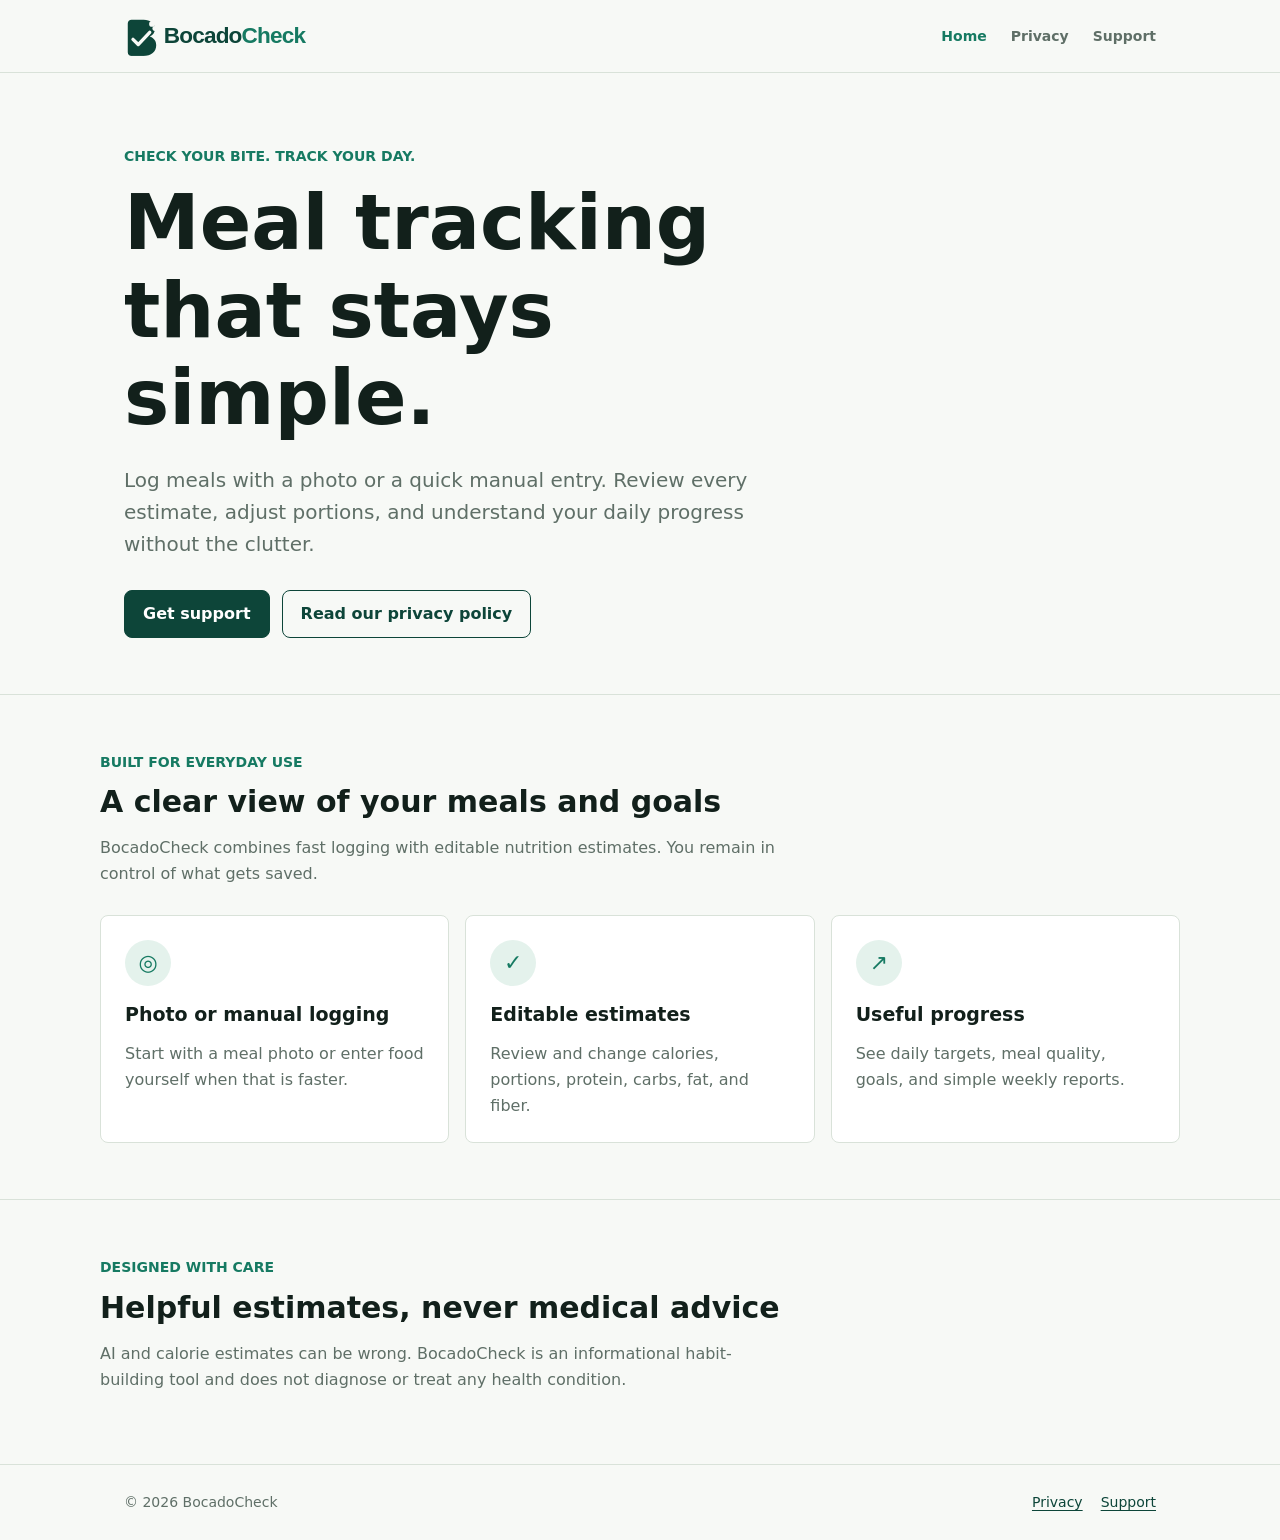
<file: index.html>
<!doctype html>
<html lang="en">
  <head>
    <meta charset="utf-8" />
    <meta name="viewport" content="width=device-width, initial-scale=1" />
    <meta
      name="description"
      content="BocadoCheck makes meal tracking approachable with editable AI estimates, simple calorie progress, and nutrition insights."
    />
    <meta name="theme-color" content="#f7f9f6" />
    <title>BocadoCheck | Simple meal tracking</title>
    <link rel="icon" href="/assets/brand-mark.svg?v=2" type="image/svg+xml" />
    <link rel="icon" href="/assets/favicon.png?v=2" type="image/png" />
    <link rel="apple-touch-icon" href="/assets/apple-touch-icon.png?v=2" />
    <link rel="stylesheet" href="/styles.css" />
  </head>
  <body>
    <header class="site-header">
      <nav class="nav" aria-label="Main navigation">
        <a class="brand" href="/">
          <img src="/assets/horizontal-lockup.svg?v=2" alt="BocadoCheck" />
        </a>
        <div class="nav-links">
          <a aria-current="page" href="/">Home</a>
          <a href="/privacy/">Privacy</a>
          <a href="/support/">Support</a>
        </div>
      </nav>
    </header>

    <main>
      <section class="hero">
        <div class="hero-content">
          <p class="eyebrow">Check your bite. Track your day.</p>
          <h1>Meal tracking that stays simple.</h1>
          <p class="lede">
            Log meals with a photo or a quick manual entry. Review every estimate,
            adjust portions, and understand your daily progress without the clutter.
          </p>
          <div class="actions">
            <a class="button button-primary" href="/support/">Get support</a>
            <a class="button button-secondary" href="/privacy/">Read our privacy policy</a>
          </div>
        </div>
      </section>

      <section class="section" aria-labelledby="how-it-works">
        <div class="section-inner">
          <p class="eyebrow">Built for everyday use</p>
          <h2 id="how-it-works">A clear view of your meals and goals</h2>
          <p class="section-intro">
            BocadoCheck combines fast logging with editable nutrition estimates. You
            remain in control of what gets saved.
          </p>
          <div class="feature-grid">
            <article class="feature">
              <div class="feature-icon" aria-hidden="true">◎</div>
              <h3>Photo or manual logging</h3>
              <p>Start with a meal photo or enter food yourself when that is faster.</p>
            </article>
            <article class="feature">
              <div class="feature-icon" aria-hidden="true">✓</div>
              <h3>Editable estimates</h3>
              <p>Review and change calories, portions, protein, carbs, fat, and fiber.</p>
            </article>
            <article class="feature">
              <div class="feature-icon" aria-hidden="true">↗</div>
              <h3>Useful progress</h3>
              <p>See daily targets, meal quality, goals, and simple weekly reports.</p>
            </article>
          </div>
        </div>
      </section>

      <section class="section" aria-labelledby="trust">
        <div class="section-inner">
          <p class="eyebrow">Designed with care</p>
          <h2 id="trust">Helpful estimates, never medical advice</h2>
          <p class="section-intro">
            AI and calorie estimates can be wrong. BocadoCheck is an informational
            habit-building tool and does not diagnose or treat any health condition.
          </p>
        </div>
      </section>
    </main>

    <footer class="site-footer">
      <div class="footer-inner">
        <span>&copy; 2026 BocadoCheck</span>
        <div class="footer-links">
          <a href="/privacy/">Privacy</a>
          <a href="/support/">Support</a>
        </div>
      </div>
    </footer>
  </body>
</html>
</file>
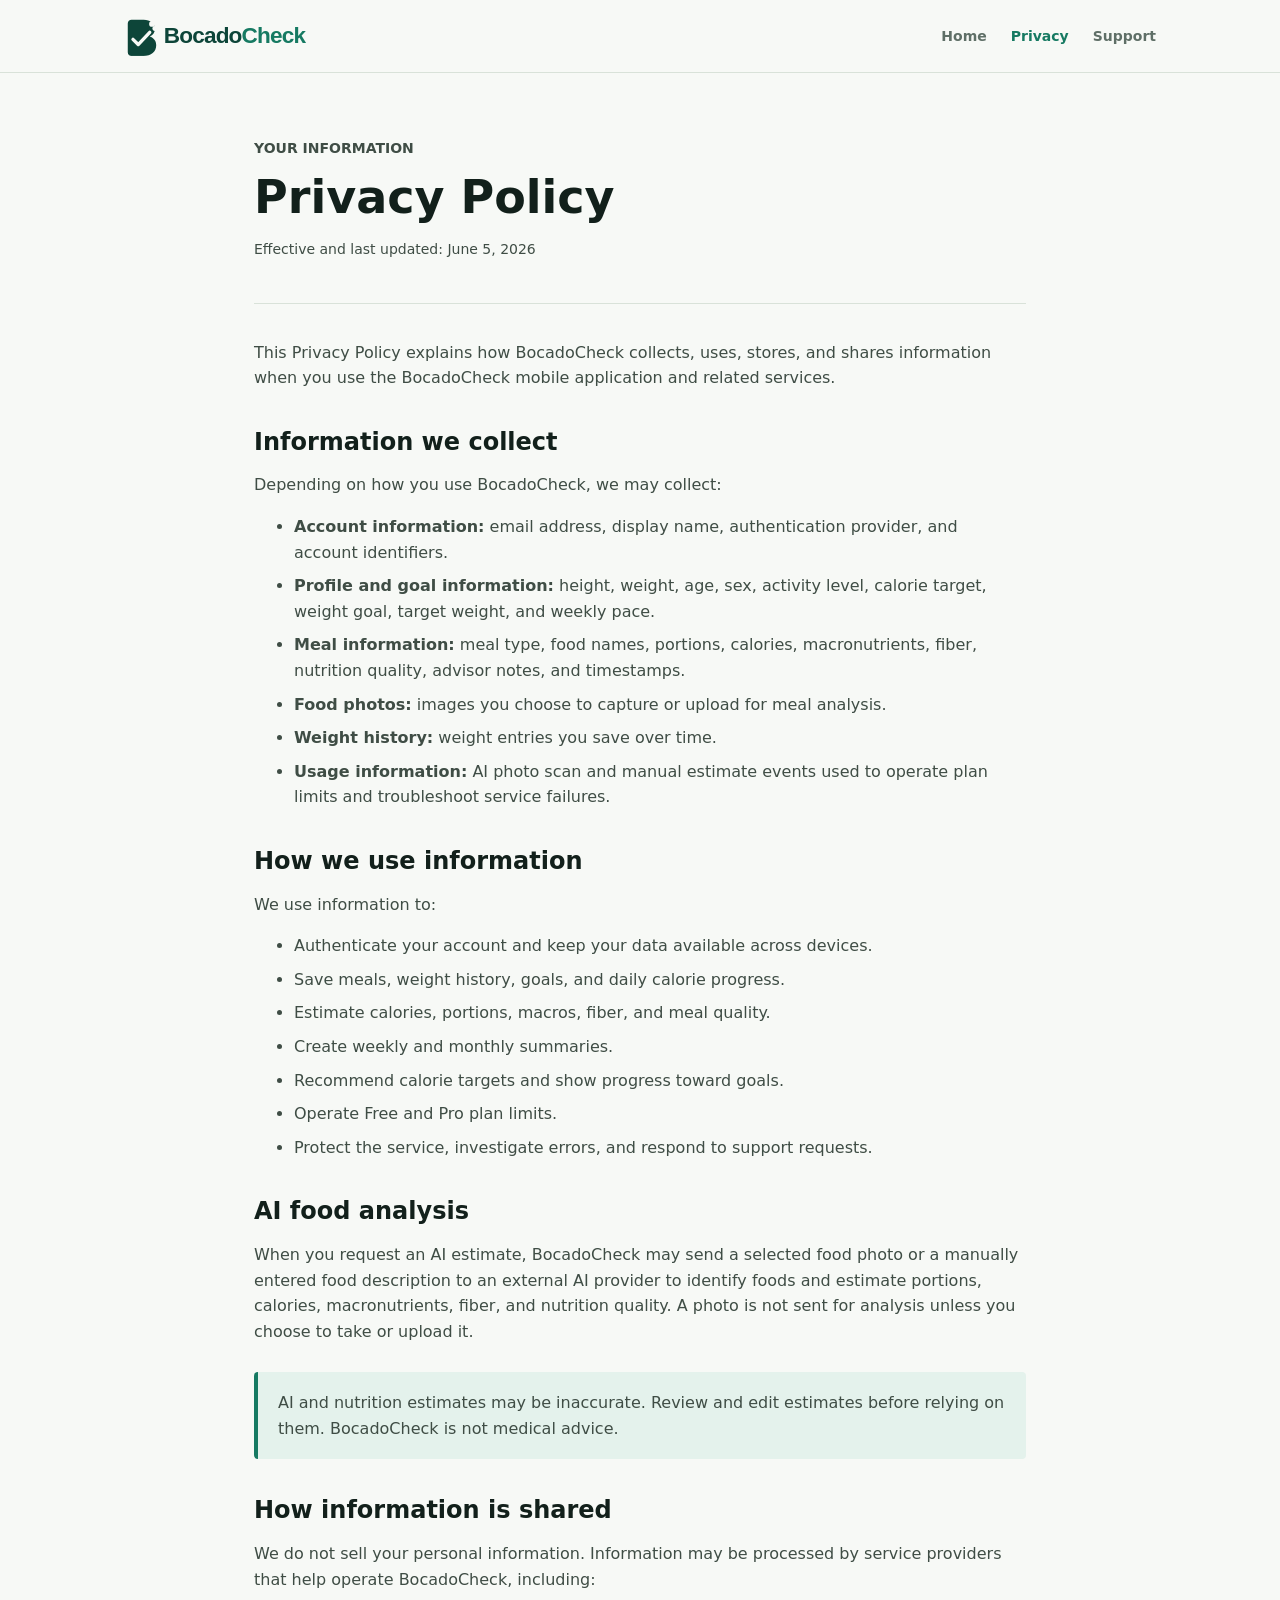
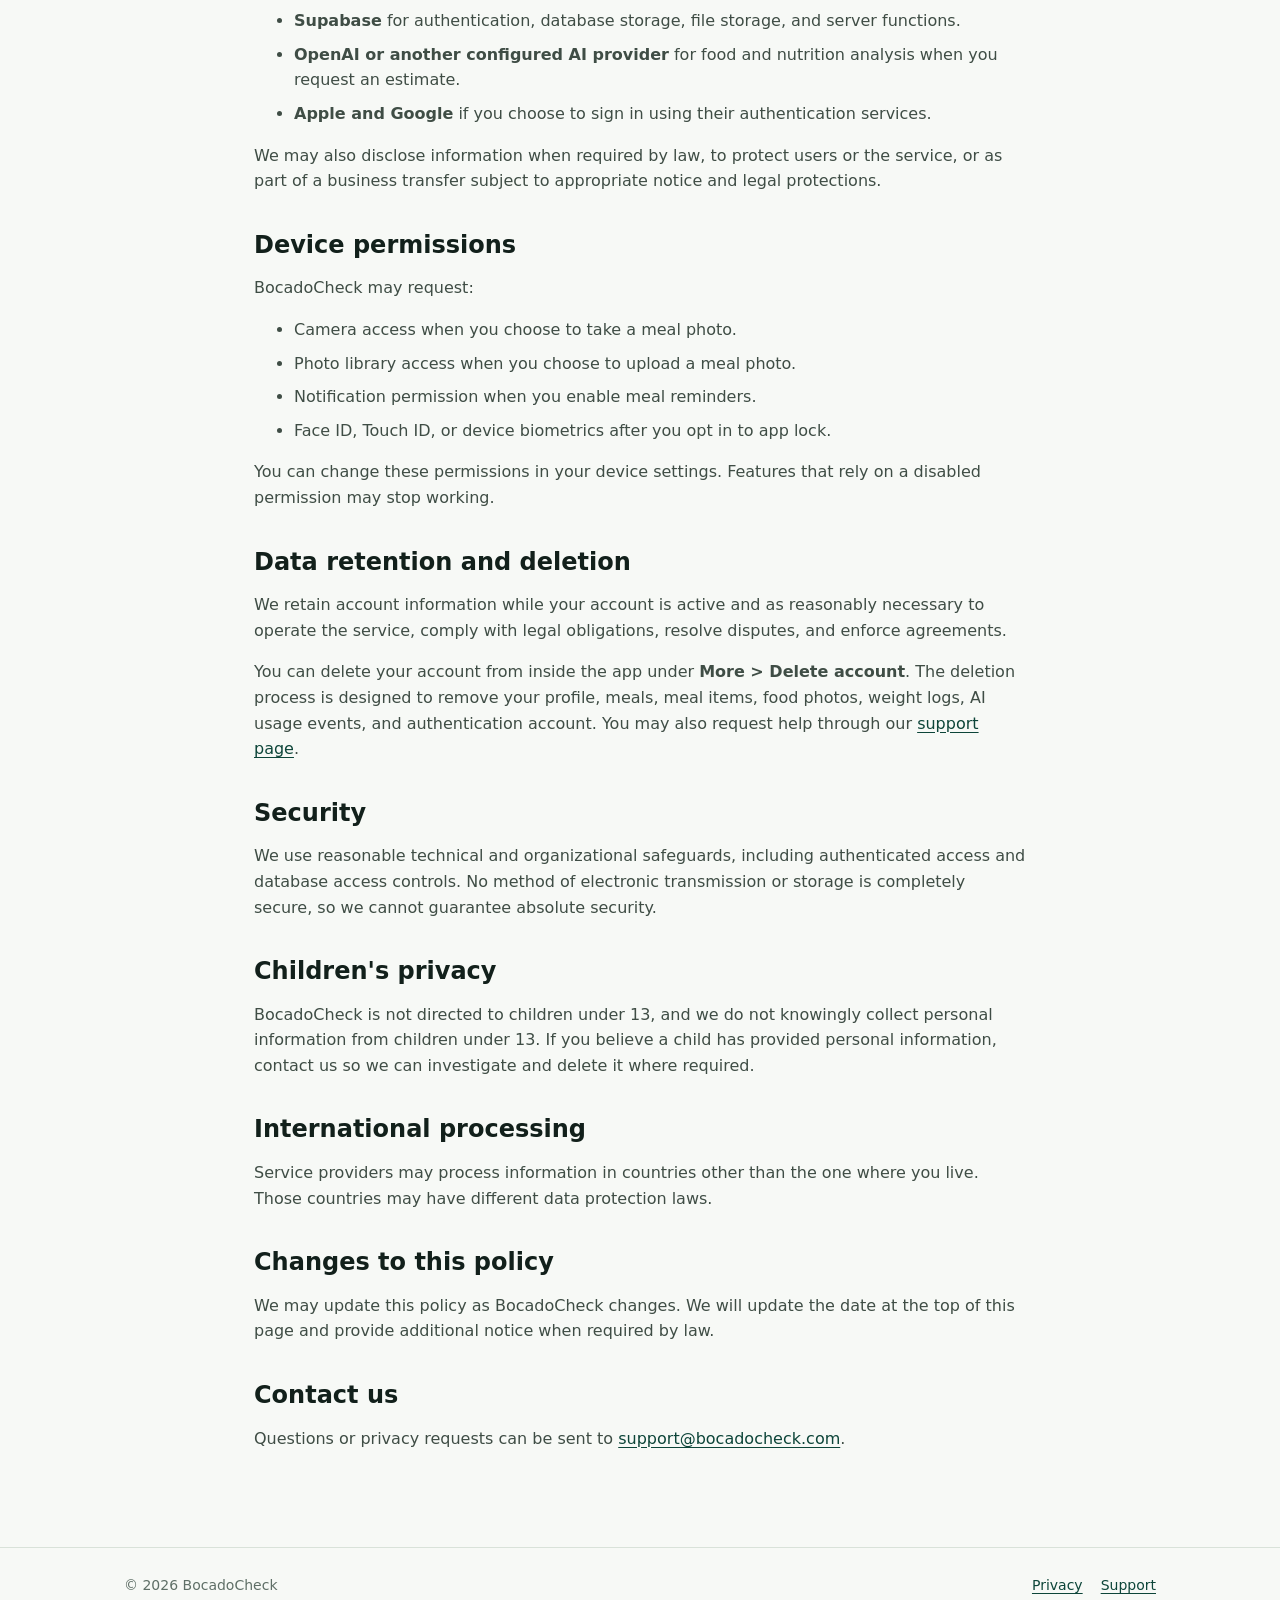
<file: privacy/index.html>
<!doctype html>
<html lang="en">
  <head>
    <meta charset="utf-8" />
    <meta name="viewport" content="width=device-width, initial-scale=1" />
    <meta
      name="description"
      content="Learn what information BocadoCheck collects, how it is used, and how to delete your account."
    />
    <meta name="theme-color" content="#f7f9f6" />
    <title>Privacy Policy | BocadoCheck</title>
    <link rel="icon" href="/assets/brand-mark.svg?v=2" type="image/svg+xml" />
    <link rel="icon" href="/assets/favicon.png?v=2" type="image/png" />
    <link rel="apple-touch-icon" href="/assets/apple-touch-icon.png?v=2" />
    <link rel="stylesheet" href="/styles.css" />
  </head>
  <body>
    <header class="site-header">
      <nav class="nav" aria-label="Main navigation">
        <a class="brand" href="/">
          <img src="/assets/horizontal-lockup.svg?v=2" alt="BocadoCheck" />
        </a>
        <div class="nav-links">
          <a href="/">Home</a>
          <a aria-current="page" href="/privacy/">Privacy</a>
          <a href="/support/">Support</a>
        </div>
      </nav>
    </header>

    <main class="document">
      <header class="document-header">
        <p class="eyebrow">Your information</p>
        <h1>Privacy Policy</h1>
        <p class="updated">Effective and last updated: June 5, 2026</p>
      </header>

      <p>
        This Privacy Policy explains how BocadoCheck collects, uses, stores, and
        shares information when you use the BocadoCheck mobile application and
        related services.
      </p>

      <h2>Information we collect</h2>
      <p>Depending on how you use BocadoCheck, we may collect:</p>
      <ul>
        <li>
          <strong>Account information:</strong> email address, display name,
          authentication provider, and account identifiers.
        </li>
        <li>
          <strong>Profile and goal information:</strong> height, weight, age, sex,
          activity level, calorie target, weight goal, target weight, and weekly pace.
        </li>
        <li>
          <strong>Meal information:</strong> meal type, food names, portions,
          calories, macronutrients, fiber, nutrition quality, advisor notes, and
          timestamps.
        </li>
        <li>
          <strong>Food photos:</strong> images you choose to capture or upload for
          meal analysis.
        </li>
        <li><strong>Weight history:</strong> weight entries you save over time.</li>
        <li>
          <strong>Usage information:</strong> AI photo scan and manual estimate
          events used to operate plan limits and troubleshoot service failures.
        </li>
      </ul>

      <h2>How we use information</h2>
      <p>We use information to:</p>
      <ul>
        <li>Authenticate your account and keep your data available across devices.</li>
        <li>Save meals, weight history, goals, and daily calorie progress.</li>
        <li>Estimate calories, portions, macros, fiber, and meal quality.</li>
        <li>Create weekly and monthly summaries.</li>
        <li>Recommend calorie targets and show progress toward goals.</li>
        <li>Operate Free and Pro plan limits.</li>
        <li>Protect the service, investigate errors, and respond to support requests.</li>
      </ul>

      <h2>AI food analysis</h2>
      <p>
        When you request an AI estimate, BocadoCheck may send a selected food photo
        or a manually entered food description to an external AI provider to identify
        foods and estimate portions, calories, macronutrients, fiber, and nutrition
        quality. A photo is not sent for analysis unless you choose to take or upload
        it.
      </p>
      <div class="notice">
        <p>
          AI and nutrition estimates may be inaccurate. Review and edit estimates
          before relying on them. BocadoCheck is not medical advice.
        </p>
      </div>

      <h2>How information is shared</h2>
      <p>
        We do not sell your personal information. Information may be processed by
        service providers that help operate BocadoCheck, including:
      </p>
      <ul>
        <li>
          <strong>Supabase</strong> for authentication, database storage, file
          storage, and server functions.
        </li>
        <li>
          <strong>OpenAI or another configured AI provider</strong> for food and
          nutrition analysis when you request an estimate.
        </li>
        <li>
          <strong>Apple and Google</strong> if you choose to sign in using their
          authentication services.
        </li>
      </ul>
      <p>
        We may also disclose information when required by law, to protect users or
        the service, or as part of a business transfer subject to appropriate notice
        and legal protections.
      </p>

      <h2>Device permissions</h2>
      <p>BocadoCheck may request:</p>
      <ul>
        <li>Camera access when you choose to take a meal photo.</li>
        <li>Photo library access when you choose to upload a meal photo.</li>
        <li>Notification permission when you enable meal reminders.</li>
        <li>Face ID, Touch ID, or device biometrics after you opt in to app lock.</li>
      </ul>
      <p>
        You can change these permissions in your device settings. Features that rely
        on a disabled permission may stop working.
      </p>

      <h2>Data retention and deletion</h2>
      <p>
        We retain account information while your account is active and as reasonably
        necessary to operate the service, comply with legal obligations, resolve
        disputes, and enforce agreements.
      </p>
      <p>
        You can delete your account from inside the app under
        <strong>More &gt; Delete account</strong>. The deletion process is designed
        to remove your profile, meals, meal items, food photos, weight logs, AI usage
        events, and authentication account. You may also request help through our
        <a href="/support/">support page</a>.
      </p>

      <h2>Security</h2>
      <p>
        We use reasonable technical and organizational safeguards, including
        authenticated access and database access controls. No method of electronic
        transmission or storage is completely secure, so we cannot guarantee absolute
        security.
      </p>

      <h2>Children's privacy</h2>
      <p>
        BocadoCheck is not directed to children under 13, and we do not knowingly
        collect personal information from children under 13. If you believe a child
        has provided personal information, contact us so we can investigate and
        delete it where required.
      </p>

      <h2>International processing</h2>
      <p>
        Service providers may process information in countries other than the one
        where you live. Those countries may have different data protection laws.
      </p>

      <h2>Changes to this policy</h2>
      <p>
        We may update this policy as BocadoCheck changes. We will update the date at
        the top of this page and provide additional notice when required by law.
      </p>

      <h2>Contact us</h2>
      <p>
        Questions or privacy requests can be sent to
        <a href="mailto:support@bocadocheck.com">support@bocadocheck.com</a>.
      </p>
    </main>

    <footer class="site-footer">
      <div class="footer-inner">
        <span>&copy; 2026 BocadoCheck</span>
        <div class="footer-links">
          <a href="/privacy/">Privacy</a>
          <a href="/support/">Support</a>
        </div>
      </div>
    </footer>
  </body>
</html>
</file>
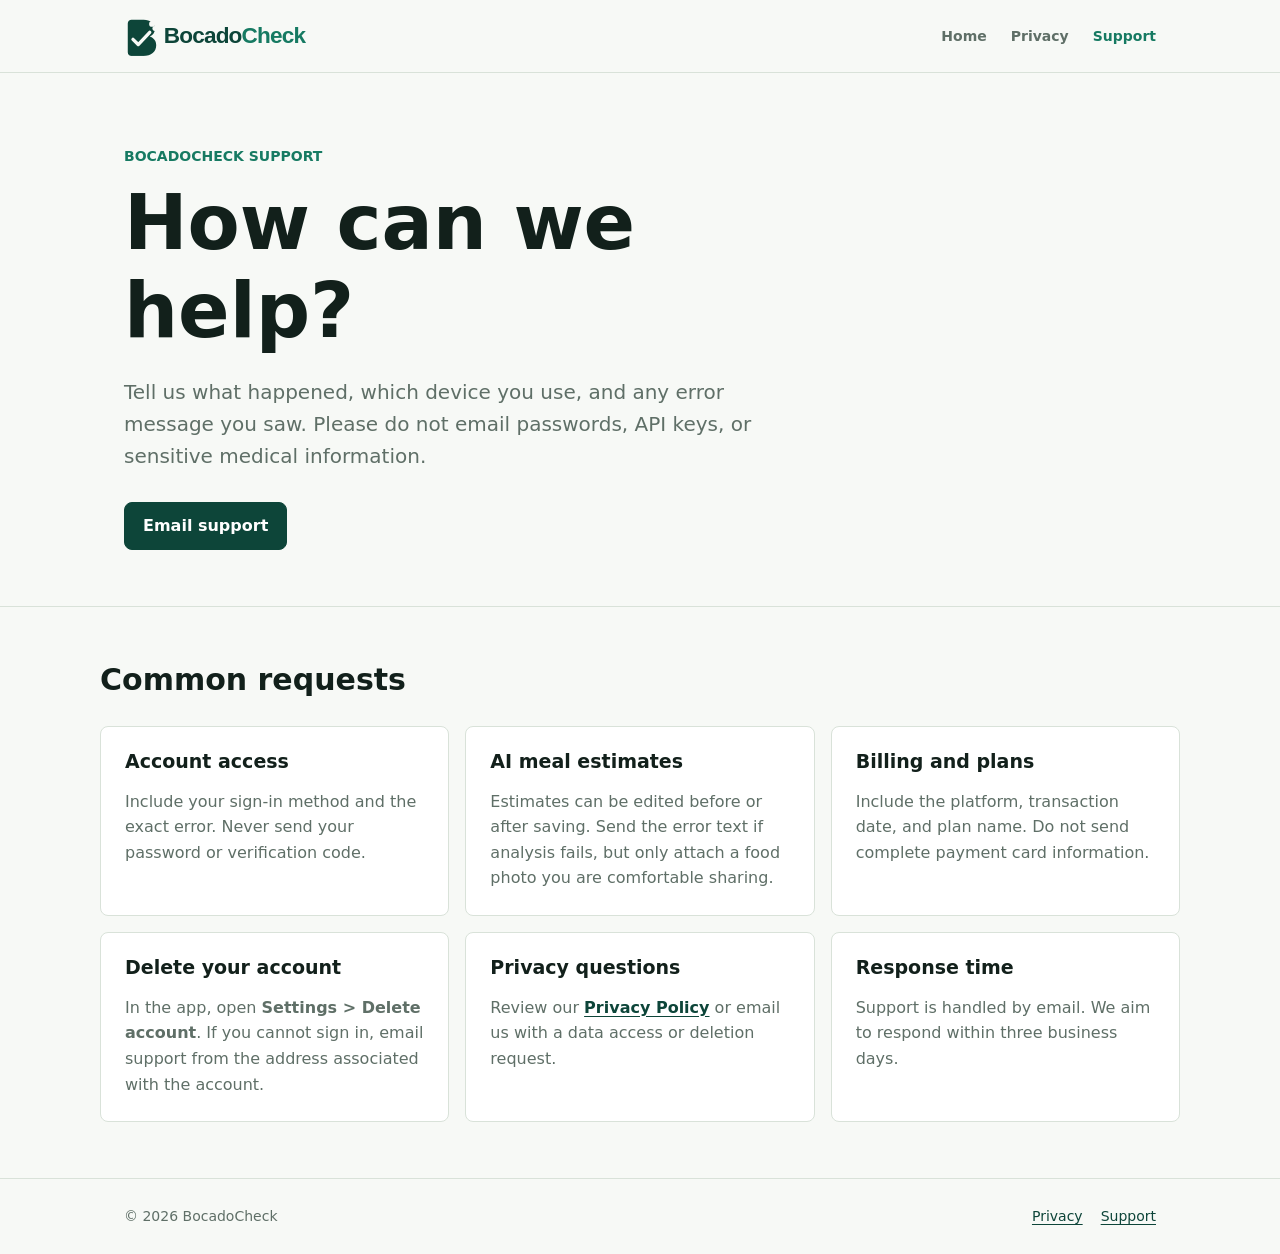
<file: support/index.html>
<!doctype html>
<html lang="en">
  <head>
    <meta charset="utf-8" />
    <meta name="viewport" content="width=device-width, initial-scale=1" />
    <meta
      name="description"
      content="Get help with your BocadoCheck account, meal estimates, subscriptions, or data deletion."
    />
    <meta name="theme-color" content="#f7f9f6" />
    <title>Support | BocadoCheck</title>
    <link rel="icon" href="/assets/brand-mark.svg?v=2" type="image/svg+xml" />
    <link rel="icon" href="/assets/favicon.png?v=2" type="image/png" />
    <link rel="apple-touch-icon" href="/assets/apple-touch-icon.png?v=2" />
    <link rel="stylesheet" href="/styles.css" />
  </head>
  <body>
    <header class="site-header">
      <nav class="nav" aria-label="Main navigation">
        <a class="brand" href="/">
          <img src="/assets/horizontal-lockup.svg?v=2" alt="BocadoCheck" />
        </a>
        <div class="nav-links">
          <a href="/">Home</a>
          <a href="/privacy/">Privacy</a>
          <a aria-current="page" href="/support/">Support</a>
        </div>
      </nav>
    </header>

    <main>
      <section class="hero">
        <div class="hero-content">
          <p class="eyebrow">BocadoCheck support</p>
          <h1>How can we help?</h1>
          <p class="lede">
            Tell us what happened, which device you use, and any error message you
            saw. Please do not email passwords, API keys, or sensitive medical
            information.
          </p>
          <div class="actions">
            <a
              class="button button-primary"
              href="mailto:support@bocadocheck.com?subject=BocadoCheck%20support"
            >
              Email support
            </a>
          </div>
        </div>
      </section>

      <section class="section" aria-labelledby="support-options">
        <div class="section-inner">
          <h2 id="support-options">Common requests</h2>
          <div class="support-grid">
            <article class="support-card">
              <h3>Account access</h3>
              <p>
                Include your sign-in method and the exact error. Never send your
                password or verification code.
              </p>
            </article>
            <article class="support-card">
              <h3>AI meal estimates</h3>
              <p>
                Estimates can be edited before or after saving. Send the error text
                if analysis fails, but only attach a food photo you are comfortable
                sharing.
              </p>
            </article>
            <article class="support-card">
              <h3>Billing and plans</h3>
              <p>
                Include the platform, transaction date, and plan name. Do not send
                complete payment card information.
              </p>
            </article>
            <article class="support-card">
              <h3>Delete your account</h3>
              <p>
                In the app, open <strong>Settings &gt; Delete account</strong>. If you
                cannot sign in, email support from the address associated with the
                account.
              </p>
            </article>
            <article class="support-card">
              <h3>Privacy questions</h3>
              <p>
                Review our <a href="/privacy/">Privacy Policy</a> or email us with a
                data access or deletion request.
              </p>
            </article>
            <article class="support-card">
              <h3>Response time</h3>
              <p>
                Support is handled by email. We aim to respond within three business
                days.
              </p>
            </article>
          </div>
        </div>
      </section>
    </main>

    <footer class="site-footer">
      <div class="footer-inner">
        <span>&copy; 2026 BocadoCheck</span>
        <div class="footer-links">
          <a href="/privacy/">Privacy</a>
          <a href="/support/">Support</a>
        </div>
      </div>
    </footer>
  </body>
</html>
</file>
<file: styles.css>
:root {
  color-scheme: light;
  --background: #f7f9f6;
  --surface: #ffffff;
  --ink: #12201b;
  --muted: #5f6f67;
  --brand: #167a62;
  --brand-dark: #0d4539;
  --brand-soft: #e4f2ec;
  --accent: #f26b4f;
  --border: #d9e2d9;
  --content: 1080px;
}

* {
  box-sizing: border-box;
}

html {
  scroll-behavior: smooth;
}

body {
  background: var(--background);
  color: var(--ink);
  font-family:
    Inter, ui-sans-serif, system-ui, -apple-system, BlinkMacSystemFont, "Segoe UI",
    sans-serif;
  line-height: 1.6;
  margin: 0;
}

a {
  color: var(--brand-dark);
  text-underline-offset: 3px;
}

a:hover {
  color: var(--brand);
}

.site-header {
  background: rgba(247, 249, 246, 0.96);
  border-bottom: 1px solid var(--border);
  position: sticky;
  top: 0;
  z-index: 10;
}

.nav {
  align-items: center;
  display: flex;
  justify-content: space-between;
  margin: 0 auto;
  max-width: var(--content);
  min-height: 72px;
  padding: 12px 24px;
}

.brand {
  align-items: center;
  display: inline-flex;
  text-decoration: none;
}

.brand img {
  height: auto;
  object-fit: contain;
  width: 205px;
}

.nav-links {
  align-items: center;
  display: flex;
  gap: 24px;
}

.nav-links a {
  color: var(--muted);
  font-size: 14px;
  font-weight: 700;
  text-decoration: none;
}

.nav-links a[aria-current="page"],
.nav-links a:hover {
  color: var(--brand);
}

main {
  min-height: calc(100vh - 150px);
}

.hero {
  margin: 0 auto;
  max-width: var(--content);
  padding: 72px 24px 56px;
}

.hero-content {
  max-width: 760px;
}

.eyebrow {
  color: var(--brand);
  font-size: 14px;
  font-weight: 800;
  margin: 0 0 12px;
  text-transform: uppercase;
}

h1,
h2,
h3 {
  line-height: 1.15;
  margin-top: 0;
}

h1 {
  font-size: clamp(42px, 8vw, 76px);
  margin-bottom: 22px;
}

h2 {
  font-size: 30px;
  margin-bottom: 16px;
}

h3 {
  font-size: 19px;
  margin-bottom: 8px;
}

.lede {
  color: var(--muted);
  font-size: 20px;
  margin: 0;
  max-width: 680px;
}

.actions {
  display: flex;
  flex-wrap: wrap;
  gap: 12px;
  margin-top: 30px;
}

.button {
  align-items: center;
  border: 1px solid var(--brand-dark);
  border-radius: 8px;
  display: inline-flex;
  font-weight: 800;
  justify-content: center;
  min-height: 48px;
  padding: 10px 18px;
  text-decoration: none;
}

.button-primary {
  background: var(--brand-dark);
  color: white;
}

.button-primary:hover {
  background: var(--brand);
  color: white;
}

.button-secondary {
  background: transparent;
}

.section {
  border-top: 1px solid var(--border);
  padding: 56px 24px;
}

.section-inner {
  margin: 0 auto;
  max-width: var(--content);
}

.section-intro {
  color: var(--muted);
  max-width: 680px;
}

.feature-grid,
.support-grid {
  display: grid;
  gap: 16px;
  grid-template-columns: repeat(3, minmax(0, 1fr));
  margin-top: 28px;
}

.feature,
.support-card {
  background: var(--surface);
  border: 1px solid var(--border);
  border-radius: 8px;
  padding: 24px;
}

.feature-icon {
  align-items: center;
  background: var(--brand-soft);
  border-radius: 50%;
  color: var(--brand);
  display: flex;
  font-size: 22px;
  height: 46px;
  justify-content: center;
  margin-bottom: 18px;
  width: 46px;
}

.feature p,
.support-card p {
  color: var(--muted);
  margin-bottom: 0;
}

.document {
  margin: 0 auto;
  max-width: 820px;
  padding: 64px 24px 80px;
}

.document-header {
  border-bottom: 1px solid var(--border);
  margin-bottom: 36px;
  padding-bottom: 28px;
}

.document h1 {
  font-size: 46px;
  margin-bottom: 12px;
}

.document h2 {
  font-size: 24px;
  margin-top: 38px;
}

.document p,
.document li {
  color: #3f4d45;
}

.document li + li {
  margin-top: 8px;
}

.updated {
  color: var(--muted);
  font-size: 14px;
}

.notice {
  background: var(--brand-soft);
  border-left: 4px solid var(--brand);
  border-radius: 4px;
  margin: 28px 0;
  padding: 18px 20px;
}

.notice p {
  margin: 0;
}

.support-card a {
  font-weight: 800;
}

.site-footer {
  border-top: 1px solid var(--border);
}

.footer-inner {
  align-items: center;
  color: var(--muted);
  display: flex;
  font-size: 14px;
  justify-content: space-between;
  margin: 0 auto;
  max-width: var(--content);
  padding: 26px 24px;
}

.footer-links {
  display: flex;
  gap: 18px;
}

@media (max-width: 760px) {
  .nav {
    align-items: flex-start;
    flex-direction: column;
    gap: 12px;
  }

  .nav-links {
    gap: 18px;
    overflow-x: auto;
    padding-bottom: 2px;
    width: 100%;
  }

  .hero {
    padding-top: 54px;
  }

  h1 {
    font-size: 46px;
  }

  .feature-grid,
  .support-grid {
    grid-template-columns: 1fr;
  }

  .footer-inner {
    align-items: flex-start;
    flex-direction: column;
    gap: 12px;
  }
}
</file>
